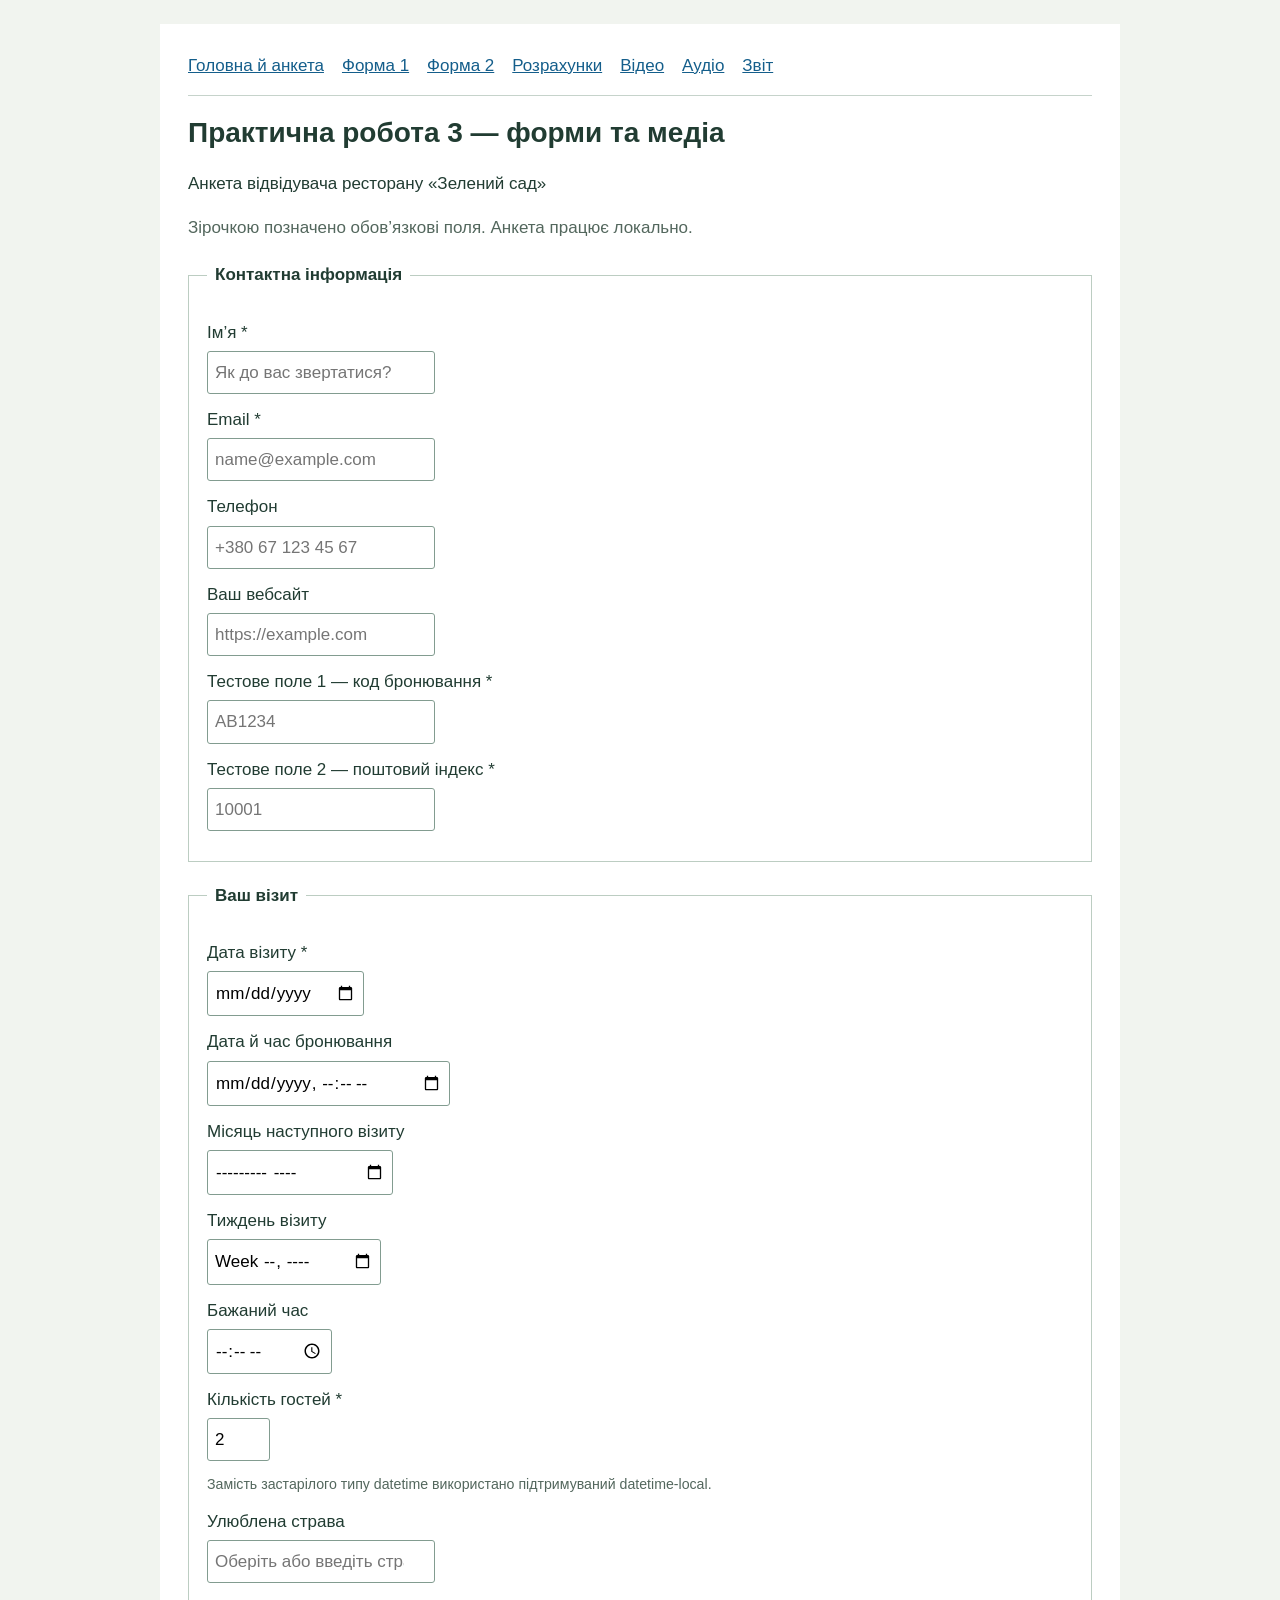
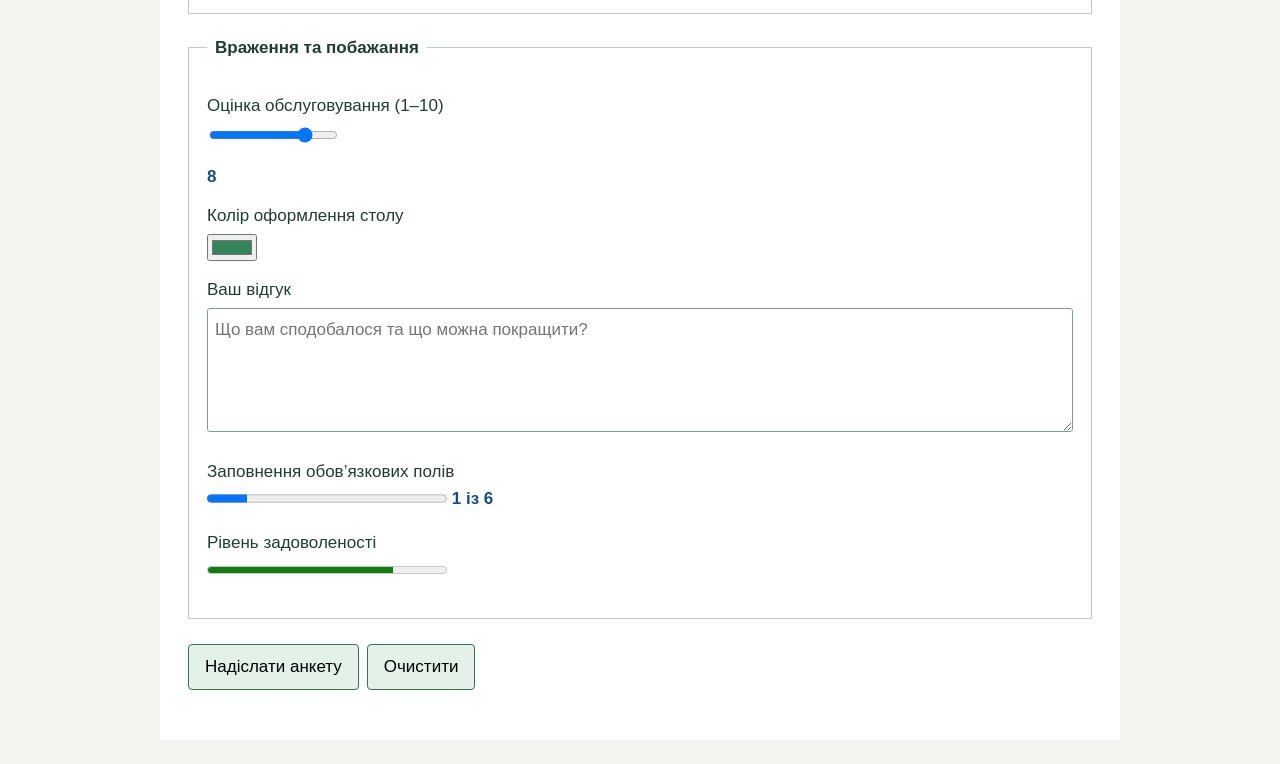
<file: web-design/pr3/index.html>
<!doctype html><html lang="uk"><head><meta charset="utf-8"><meta name="viewport" content="width=device-width,initial-scale=1"><title>Практична робота 3 — форми та медіа</title><link rel="stylesheet" href="style.css"><script src="app.js" defer></script></head><body><main><nav><a href="index.html">Головна й анкета</a><a href="form1.html">Форма 1</a><a href="form2.html">Форма 2</a><a href="calculations.html">Розрахунки</a><a href="video.html">Відео</a><a href="audio.html">Аудіо</a><a href="report.html">Звіт</a></nav><h1>Практична робота 3 — форми та медіа</h1><p class="lead">Анкета відвідувача ресторану «Зелений сад»</p><p class="note">Зірочкою позначено обов’язкові поля. Анкета працює локально.</p><form id="survey" action="#" method="post"><fieldset><legend>Контактна інформація</legend><div class="field"><label for="name">Ім’я *</label><input id="name" name="name" type="text" required maxlength="60" placeholder="Як до вас звертатися?"></div><div class="field"><label for="email">Email *</label><input id="email" name="email" type="email" required autocomplete="off" placeholder="name@example.com"></div><div class="field"><label for="phone">Телефон</label><input id="phone" name="phone" type="tel"  placeholder="+380 67 123 45 67"></div><div class="field"><label for="website">Ваш вебсайт</label><input id="website" name="website" type="url"  placeholder="https://example.com"></div><div class="field"><label for="code">Тестове поле 1 — код бронювання *</label><input id="code" name="code" type="text" required pattern="[A-Z]{2}[0-9]{4}" title="Дві великі латинські літери та чотири цифри" placeholder="AB1234"></div><div class="field"><label for="postal">Тестове поле 2 — поштовий індекс *</label><input id="postal" name="postal" type="text" required pattern="[0-9]{5}" inputmode="numeric" title="Рівно п’ять цифр" placeholder="10001"></div></fieldset><fieldset><legend>Ваш візит</legend><div class="field"><label for="visit-date">Дата візиту *</label><input id="visit-date" name="visit-date" type="date" required></div><div class="field"><label for="booking">Дата й час бронювання</label><input id="booking" name="booking" type="datetime-local" ></div><div class="field"><label for="month">Місяць наступного візиту</label><input id="month" name="month" type="month" ></div><div class="field"><label for="week">Тиждень візиту</label><input id="week" name="week" type="week" ></div><div class="field"><label for="time">Бажаний час</label><input id="time" name="time" type="time" ></div><div class="field"><label for="guests">Кількість гостей *</label><input id="guests" name="guests" type="number" min="1" max="20" value="2" required placeholder="Від 1 до 20"></div><small>Замість застарілого типу datetime використано підтримуваний datetime-local.</small><div class="field"><label for="dish">Улюблена страва</label><input id="dish" name="dish" list="dishes" placeholder="Оберіть або введіть страву"><datalist id="dishes"><option value="Борщ"><option value="Вареники"><option value="Овочевий салат"></datalist></div></fieldset><fieldset><legend>Враження та побажання</legend><div class="field"><label for="rating">Оцінка обслуговування (1–10)</label><input id="rating" name="rating" type="range" min="1" max="10" value="8"></div><output id="rating-result" for="rating">8</output><div class="field"><label for="color">Колір оформлення столу</label><input id="color" name="color" type="color" value="#34865a"></div><div class="field"><label for="comment">Ваш відгук</label><textarea id="comment" name="comment" rows="4" cols="45" spellcheck="false" placeholder="Що вам сподобалося та що можна покращити?"></textarea></div><p><label for="filled">Заповнення обов’язкових полів</label><br><progress id="filled" max="7" value="1">1 із 7</progress> <output id="filled-count">1 із 7</output></p><p><label for="satisfaction">Рівень задоволеності</label><br><meter id="satisfaction" min="1" max="10" low="4" high="7" optimum="10" value="8">8 із 10</meter></p></fieldset><button type="submit">Надіслати анкету</button><button type="reset">Очистити</button><p class="status" role="status" aria-live="polite"></p></form></main></body></html>
</file>
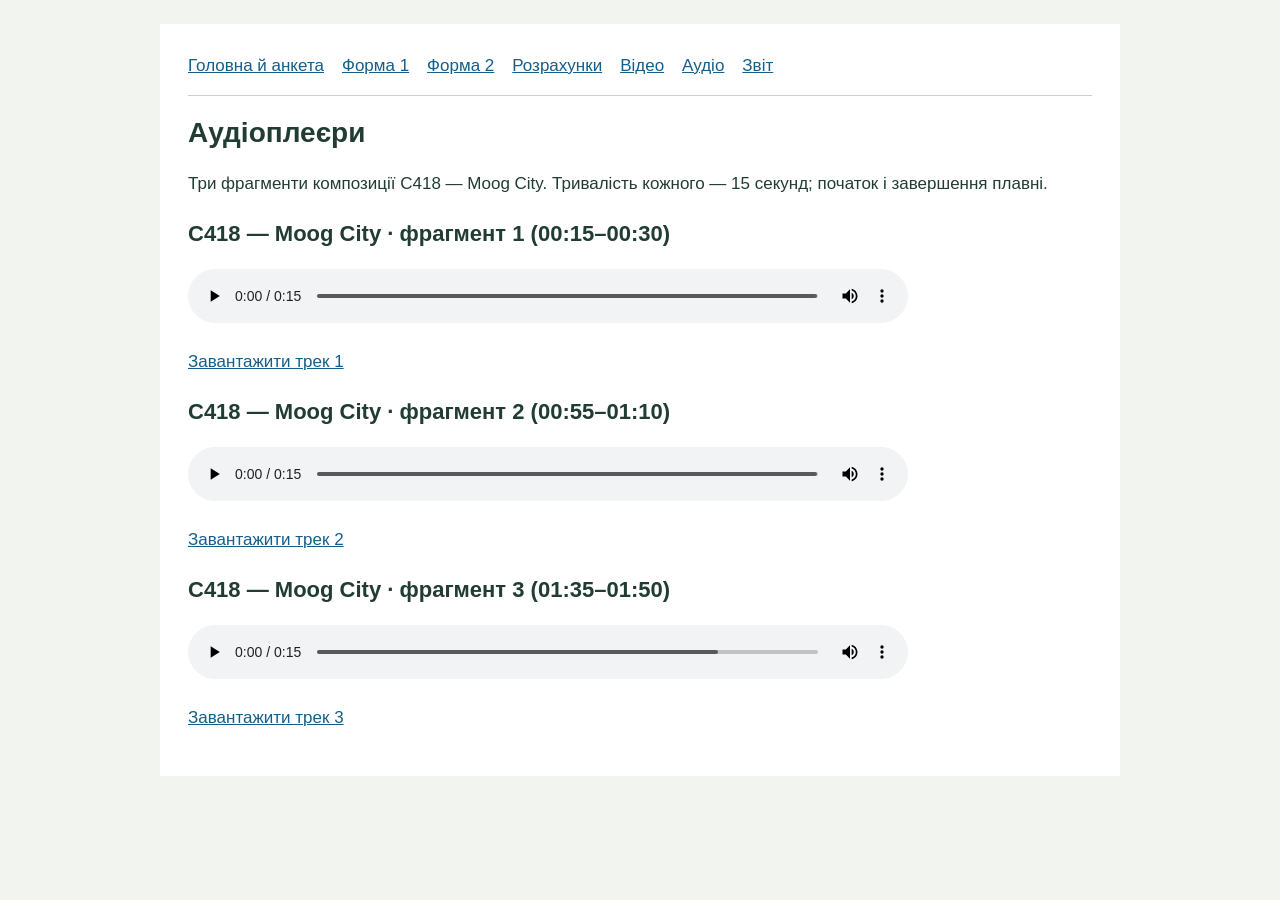
<file: web-design/pr3/audio.html>
<!doctype html><html lang="uk"><head><meta charset="utf-8"><meta name="viewport" content="width=device-width,initial-scale=1"><title>Аудіоплеєри</title><link rel="stylesheet" href="style.css"><script src="app.js" defer></script></head><body><main><nav><a href="index.html">Головна й анкета</a><a href="form1.html">Форма 1</a><a href="form2.html">Форма 2</a><a href="calculations.html">Розрахунки</a><a href="video.html">Відео</a><a href="audio.html">Аудіо</a><a href="report.html">Звіт</a></nav><h1>Аудіоплеєри</h1><p>Три фрагменти композиції C418 — Moog City. Тривалість кожного — 15 секунд; початок і завершення плавні.</p><section><h2>C418 — Moog City · фрагмент 1 (00:15–00:30)</h2><audio controls preload="metadata"><source src="media/track1.mp3" type="audio/mpeg">Ваш браузер не підтримує audio.</audio><p><a href="media/track1.mp3">Завантажити трек 1</a></p></section><section><h2>C418 — Moog City · фрагмент 2 (00:55–01:10)</h2><audio controls preload="metadata"><source src="media/track2.mp3" type="audio/mpeg">Ваш браузер не підтримує audio.</audio><p><a href="media/track2.mp3">Завантажити трек 2</a></p></section><section><h2>C418 — Moog City · фрагмент 3 (01:35–01:50)</h2><audio controls preload="metadata"><source src="media/track3.mp3" type="audio/mpeg">Ваш браузер не підтримує audio.</audio><p><a href="media/track3.mp3">Завантажити трек 3</a></p></section></main></body></html>
</file>
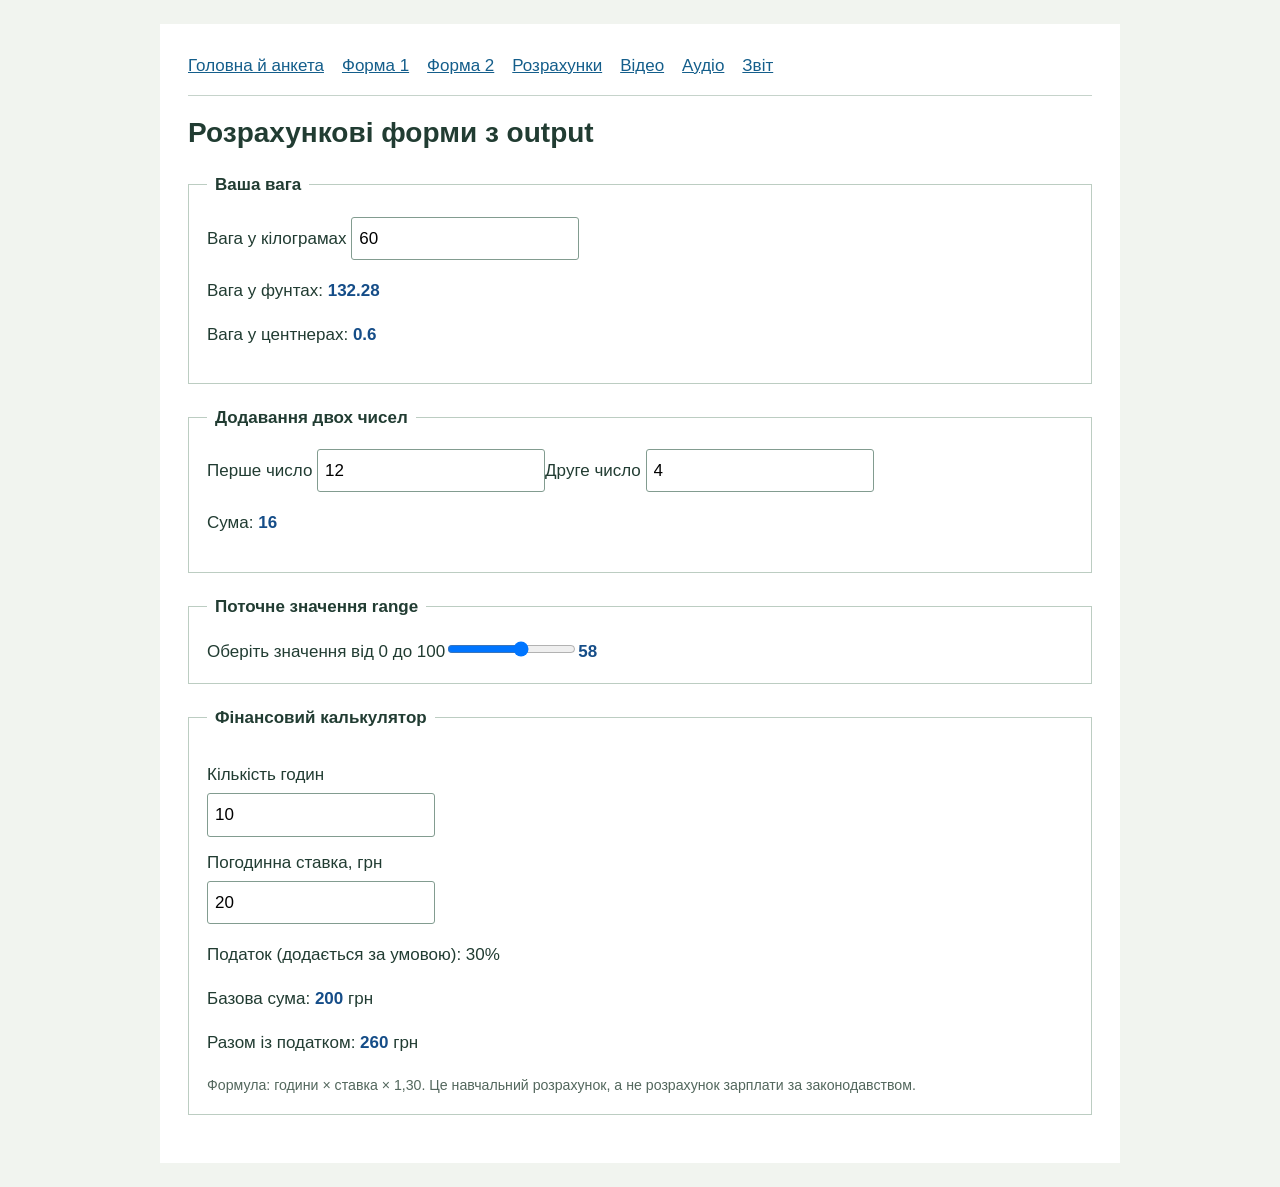
<file: web-design/pr3/calculations.html>
<!doctype html><html lang="uk"><head><meta charset="utf-8"><meta name="viewport" content="width=device-width,initial-scale=1"><title>Розрахункові форми з output</title><link rel="stylesheet" href="style.css"><script src="app.js" defer></script></head><body><main><nav><a href="index.html">Головна й анкета</a><a href="form1.html">Форма 1</a><a href="form2.html">Форма 2</a><a href="calculations.html">Розрахунки</a><a href="video.html">Відео</a><a href="audio.html">Аудіо</a><a href="report.html">Звіт</a></nav><h1>Розрахункові форми з output</h1><form id="weight-form" action="#"><fieldset><legend>Ваша вага</legend><label for="weight">Вага у кілограмах</label> <input id="weight" name="weight" type="number" min="0" step="any" value="60" placeholder="Наприклад, 60"><p>Вага у фунтах: <output id="pounds" for="weight"></output></p><p>Вага у центнерах: <output id="centners" for="weight"></output></p></fieldset></form>
<form id="sum-form" action="#"><fieldset><legend>Додавання двох чисел</legend><label for="a">Перше число</label> <input id="a" name="a" type="number" step="any" value="12" placeholder="Перше число"><label for="b">Друге число</label> <input id="b" name="b" type="number" step="any" value="4" placeholder="Друге число"><p>Сума: <output id="sum" for="a b"></output></p></fieldset></form>
<form id="range-form" action="#"><fieldset><legend>Поточне значення range</legend><label for="range">Оберіть значення від 0 до 100</label><input id="range" name="range" type="range" min="0" max="100" value="58"><output id="range-result" for="range"></output></fieldset></form>
<form id="finance-form" action="#"><fieldset><legend>Фінансовий калькулятор</legend><div class="field"><label for="hours">Кількість годин</label><input id="hours" name="hours" type="number" min="0" step="any" value="10" placeholder="Наприклад, 10"></div><div class="field"><label for="rate">Погодинна ставка, грн</label><input id="rate" name="rate" type="number" min="0" step="any" value="20" placeholder="Наприклад, 20"></div><p>Податок (додається за умовою): 30%</p><p>Базова сума: <output id="base" for="hours rate"></output> грн</p><p>Разом із податком: <output id="total" for="hours rate"></output> грн</p><small>Формула: години × ставка × 1,30. Це навчальний розрахунок, а не розрахунок зарплати за законодавством.</small></fieldset></form></main></body></html>
</file>
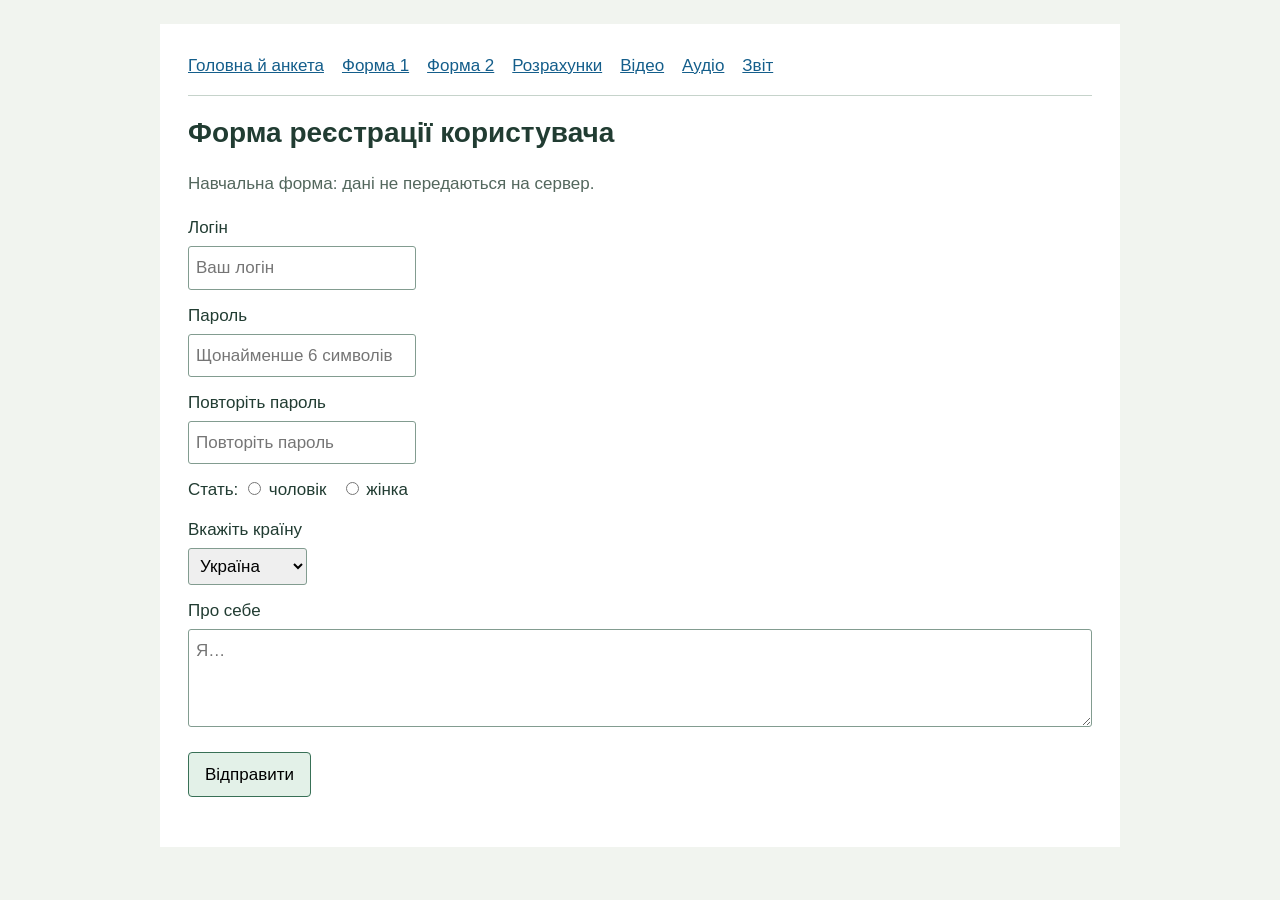
<file: web-design/pr3/form1.html>
<!doctype html><html lang="uk"><head><meta charset="utf-8"><meta name="viewport" content="width=device-width,initial-scale=1"><title>Форма реєстрації користувача</title><link rel="stylesheet" href="style.css"><script src="app.js" defer></script></head><body><main><nav><a href="index.html">Головна й анкета</a><a href="form1.html">Форма 1</a><a href="form2.html">Форма 2</a><a href="calculations.html">Розрахунки</a><a href="video.html">Відео</a><a href="audio.html">Аудіо</a><a href="report.html">Звіт</a></nav><h1>Форма реєстрації користувача</h1><p class="note">Навчальна форма: дані не передаються на сервер.</p><form class="registration" action="#" method="post"><div class="field"><label for="login">Логін</label><input id="login" name="login" type="text" required minlength="3" maxlength="40" placeholder="Ваш логін" autocomplete="username"></div>
<div class="field"><label for="password">Пароль</label><input id="password" name="password" type="password" required minlength="6" placeholder="Щонайменше 6 символів" autocomplete="new-password"></div>
<div class="field"><label for="repeat">Повторіть пароль</label><input id="repeat" name="repeat" type="password" required minlength="6" placeholder="Повторіть пароль" autocomplete="new-password"></div>
<div class="choices">Стать: <label><input type="radio" name="gender" value="male" required> чоловік</label><label><input type="radio" name="gender" value="female"> жінка</label></div><div class="field"><label for="country">Вкажіть країну</label><select id="country" name="country"><option value="ua" selected>Україна</option value="pl">Польща</option><option value="de">Німеччина</option></select></div><div class="field"><label for="about">Про себе</label><textarea id="about" name="about" rows="3" cols="35" placeholder="Я…"></textarea></div><button type="submit">Відправити</button><p class="status" role="status" aria-live="polite"></p></form></main></body></html>
</file>
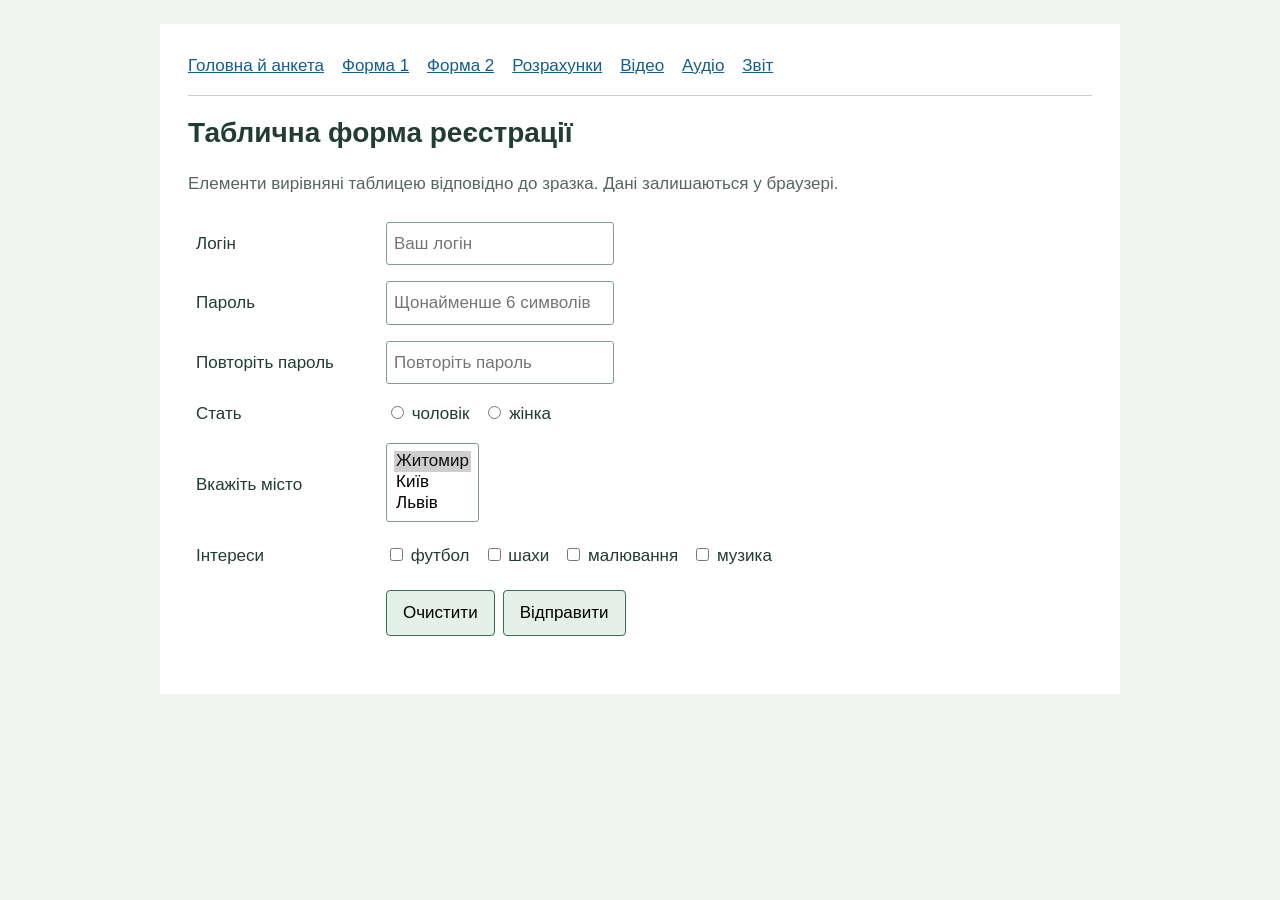
<file: web-design/pr3/form2.html>
<!doctype html><html lang="uk"><head><meta charset="utf-8"><meta name="viewport" content="width=device-width,initial-scale=1"><title>Таблична форма реєстрації</title><link rel="stylesheet" href="style.css"><script src="app.js" defer></script></head><body><main><nav><a href="index.html">Головна й анкета</a><a href="form1.html">Форма 1</a><a href="form2.html">Форма 2</a><a href="calculations.html">Розрахунки</a><a href="video.html">Відео</a><a href="audio.html">Аудіо</a><a href="report.html">Звіт</a></nav><h1>Таблична форма реєстрації</h1><p class="note">Елементи вирівняні таблицею відповідно до зразка. Дані залишаються у браузері.</p><form class="registration" action="#" method="post"><table><tbody><tr><td><label for="login">Логін</label></td><td><input id="login" name="login" required minlength="3" placeholder="Ваш логін" autocomplete="username"></td></tr><tr><td><label for="password">Пароль</label></td><td><input id="password" name="password" type="password" required minlength="6" placeholder="Щонайменше 6 символів" autocomplete="new-password"></td></tr><tr><td><label for="repeat">Повторіть пароль</label></td><td><input id="repeat" name="repeat" type="password" required minlength="6" placeholder="Повторіть пароль" autocomplete="new-password"></td></tr><tr><td>Стать</td><td class="choices"><label><input type="radio" name="gender" value="male" required> чоловік</label><label><input type="radio" name="gender" value="female"> жінка</label></td></tr><tr><td><label for="city">Вкажіть місто</label></td><td><select id="city" name="city" size="3" required><option selected>Житомир</option><option>Київ</option><option>Львів</option></select></td></tr><tr><td>Інтереси</td><td class="choices"><label><input type="checkbox" name="interests" value="football"> футбол</label><label><input type="checkbox" name="interests" value="chess"> шахи</label><label><input type="checkbox" name="interests" value="drawing"> малювання</label><label><input type="checkbox" name="interests" value="music"> музика</label></td></tr><tr><td></td><td><button type="reset">Очистити</button><button type="submit">Відправити</button></td></tr></tbody></table><p class="status" role="status" aria-live="polite"></p></form></main></body></html>
</file>
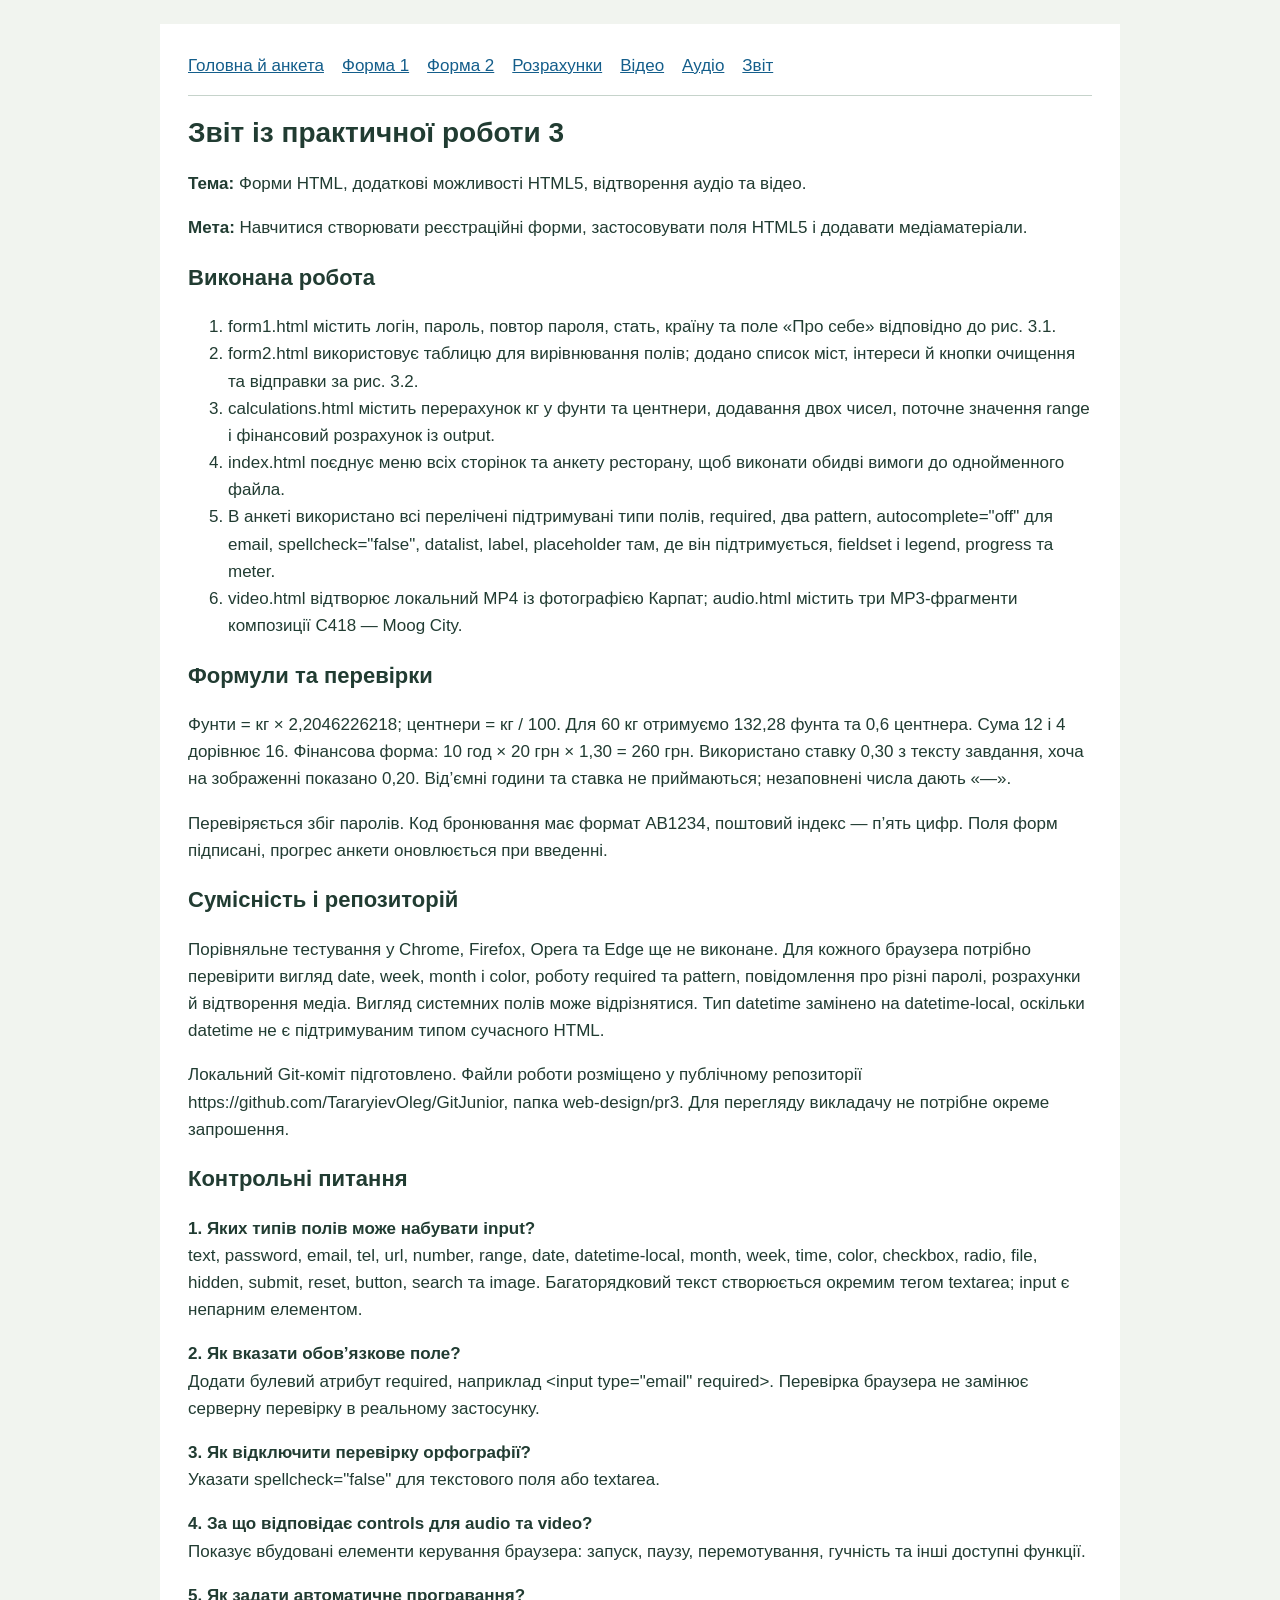
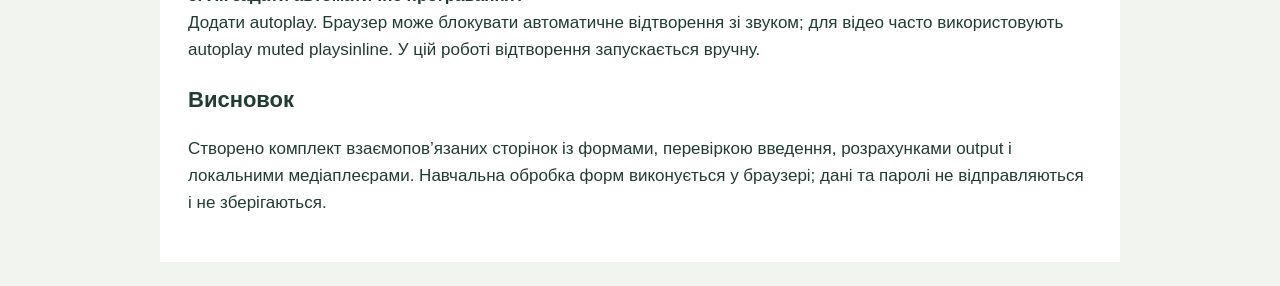
<file: web-design/pr3/report.html>
<!doctype html><html lang="uk"><head><meta charset="utf-8"><meta name="viewport" content="width=device-width,initial-scale=1"><title>Звіт із практичної роботи 3</title><link rel="stylesheet" href="style.css"><script src="app.js" defer></script></head><body><main><nav><a href="index.html">Головна й анкета</a><a href="form1.html">Форма 1</a><a href="form2.html">Форма 2</a><a href="calculations.html">Розрахунки</a><a href="video.html">Відео</a><a href="audio.html">Аудіо</a><a href="report.html">Звіт</a></nav><h1>Звіт із практичної роботи 3</h1><p><strong>Тема:</strong> Форми HTML, додаткові можливості HTML5, відтворення аудіо та відео.</p><p><strong>Мета:</strong> Навчитися створювати реєстраційні форми, застосовувати поля HTML5 і додавати медіаматеріали.</p><h2>Виконана робота</h2><ol><li>form1.html містить логін, пароль, повтор пароля, стать, країну та поле «Про себе» відповідно до рис. 3.1.</li><li>form2.html використовує таблицю для вирівнювання полів; додано список міст, інтереси й кнопки очищення та відправки за рис. 3.2.</li><li>calculations.html містить перерахунок кг у фунти та центнери, додавання двох чисел, поточне значення range і фінансовий розрахунок із output.</li><li>index.html поєднує меню всіх сторінок та анкету ресторану, щоб виконати обидві вимоги до однойменного файла.</li><li>В анкеті використано всі перелічені підтримувані типи полів, required, два pattern, autocomplete="off" для email, spellcheck="false", datalist, label, placeholder там, де він підтримується, fieldset і legend, progress та meter.</li><li>video.html відтворює локальний MP4 із фотографією Карпат; audio.html містить три MP3-фрагменти композиції C418 — Moog City.</li></ol><h2>Формули та перевірки</h2><p>Фунти = кг × 2,2046226218; центнери = кг / 100. Для 60 кг отримуємо 132,28 фунта та 0,6 центнера. Сума 12 і 4 дорівнює 16. Фінансова форма: 10 год × 20 грн × 1,30 = 260 грн. Використано ставку 0,30 з тексту завдання, хоча на зображенні показано 0,20. Від’ємні години та ставка не приймаються; незаповнені числа дають «—».</p><p>Перевіряється збіг паролів. Код бронювання має формат AB1234, поштовий індекс — п’ять цифр. Поля форм підписані, прогрес анкети оновлюється при введенні.</p><h2>Сумісність і репозиторій</h2><p>Порівняльне тестування у Chrome, Firefox, Opera та Edge ще не виконане. Для кожного браузера потрібно перевірити вигляд date, week, month і color, роботу required та pattern, повідомлення про різні паролі, розрахунки й відтворення медіа. Вигляд системних полів може відрізнятися. Тип datetime замінено на datetime-local, оскільки datetime не є підтримуваним типом сучасного HTML.</p><p>Локальний Git-коміт підготовлено. Файли роботи розміщено у публічному репозиторії https://github.com/TararyievOleg/GitJunior, папка web-design/pr3. Для перегляду викладачу не потрібне окреме запрошення.</p><h2>Контрольні питання</h2><p><strong>1. Яких типів полів може набувати input?</strong><br>text, password, email, tel, url, number, range, date, datetime-local, month, week, time, color, checkbox, radio, file, hidden, submit, reset, button, search та image. Багаторядковий текст створюється окремим тегом textarea; input є непарним елементом.</p><p><strong>2. Як вказати обов’язкове поле?</strong><br>Додати булевий атрибут required, наприклад &lt;input type=&quot;email&quot; required&gt;. Перевірка браузера не замінює серверну перевірку в реальному застосунку.</p><p><strong>3. Як відключити перевірку орфографії?</strong><br>Указати spellcheck=&quot;false&quot; для текстового поля або textarea.</p><p><strong>4. За що відповідає controls для audio та video?</strong><br>Показує вбудовані елементи керування браузера: запуск, паузу, перемотування, гучність та інші доступні функції.</p><p><strong>5. Як задати автоматичне програвання?</strong><br>Додати autoplay. Браузер може блокувати автоматичне відтворення зі звуком; для відео часто використовують autoplay muted playsinline. У цій роботі відтворення запускається вручну.</p><h2>Висновок</h2><p>Створено комплект взаємопов’язаних сторінок із формами, перевіркою введення, розрахунками output і локальними медіаплеєрами. Навчальна обробка форм виконується у браузері; дані та паролі не відправляються і не зберігаються.</p></main></body></html>
</file>
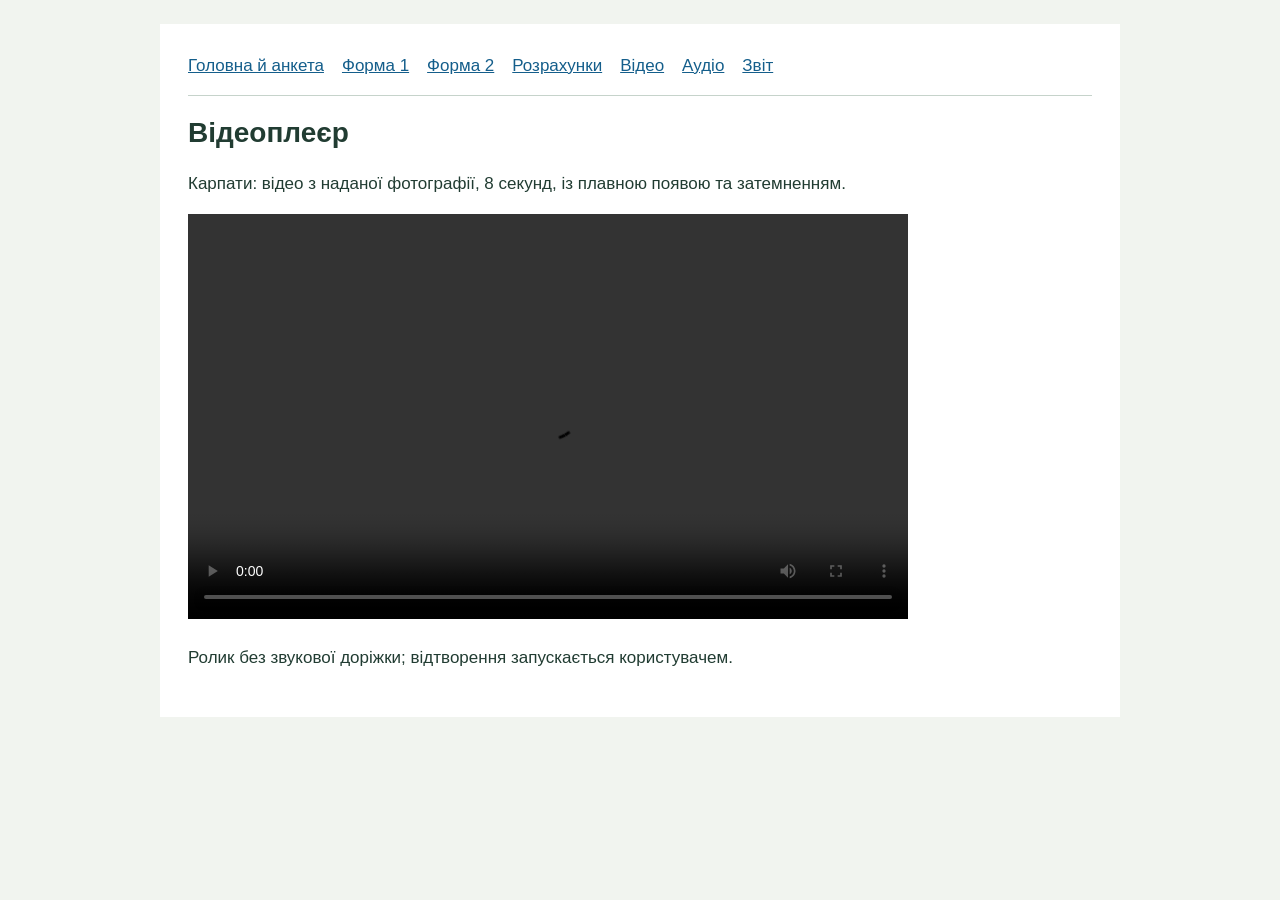
<file: web-design/pr3/video.html>
<!doctype html><html lang="uk"><head><meta charset="utf-8"><meta name="viewport" content="width=device-width,initial-scale=1"><title>Відеоплеєр</title><link rel="stylesheet" href="style.css"><script src="app.js" defer></script></head><body><main><nav><a href="index.html">Головна й анкета</a><a href="form1.html">Форма 1</a><a href="form2.html">Форма 2</a><a href="calculations.html">Розрахунки</a><a href="video.html">Відео</a><a href="audio.html">Аудіо</a><a href="report.html">Звіт</a></nav><h1>Відеоплеєр</h1><p>Карпати: відео з наданої фотографії, 8 секунд, із плавною появою та затемненням.</p><video controls preload="metadata" width="720" height="405"><source src="media/demo.mp4" type="video/mp4">Ваш браузер не підтримує video. <a href="media/demo.mp4">Завантажити відео</a></video><p>Ролик без звукової доріжки; відтворення запускається користувачем.</p></main></body></html>
</file>
<file: web-design/pr3/style.css>
* { box-sizing: border-box; } body { margin:0; background:#f1f4ef; color:#213c32; font:17px/1.6 Arial,sans-serif; } main { max-width:960px; margin:24px auto; padding:28px; background:#fff; } h1 { font-size:28px; line-height:1.3; } h2 { font-size:22px; } nav { display:flex; flex-wrap:wrap; gap:8px 18px; border-bottom:1px solid #c6d3cb; padding-bottom:16px; } a { color:#145e8b; } a:hover { color:#963b22; } fieldset { border:1px solid #bccdc2; margin:20px 0; padding:18px; } legend { font-weight:bold; padding:0 8px; } .field { margin:12px 0; } .field>label { display:block; margin-bottom:5px; } input:not([type=radio]):not([type=checkbox]):not([type=range]):not([type=color]),select,textarea { font:inherit; max-width:100%; padding:7px; border:1px solid #829c90; border-radius:3px; } input[type=range] { max-width:100%; } label { cursor:pointer; } .choices label { margin-right:14px; display:inline-block; } textarea { width:100%; } button { font:inherit; padding:8px 16px; border:1px solid #387056; border-radius:4px; background:#e3f1e8; cursor:pointer; margin:5px 8px 5px 0; } button:hover { background:#cee6d7; } :focus-visible { outline:3px solid #d39d29; outline-offset:2px; } table { border-collapse:collapse; width:100%; } td { padding:8px; vertical-align:middle; } td:first-child { width:190px; } .status { color:#215c3e; font-weight:bold; } output { font-weight:bold; color:#154d88; } .note,small { color:#53675d; } small { display:block; } video,audio { width:100%; max-width:720px; } progress,meter { width:240px; max-width:100%; } pre { white-space:pre-wrap; overflow-wrap:anywhere; } @media(max-width:600px) { main { margin:0; padding:16px; } td { padding:5px; } td:first-child { width:110px; } h1 { font-size:25px; } } @media print { nav { display:none; } main { margin:0; padding:0; } body { background:white; font-size:11pt; } h2 { break-after:avoid; } }
</file>
